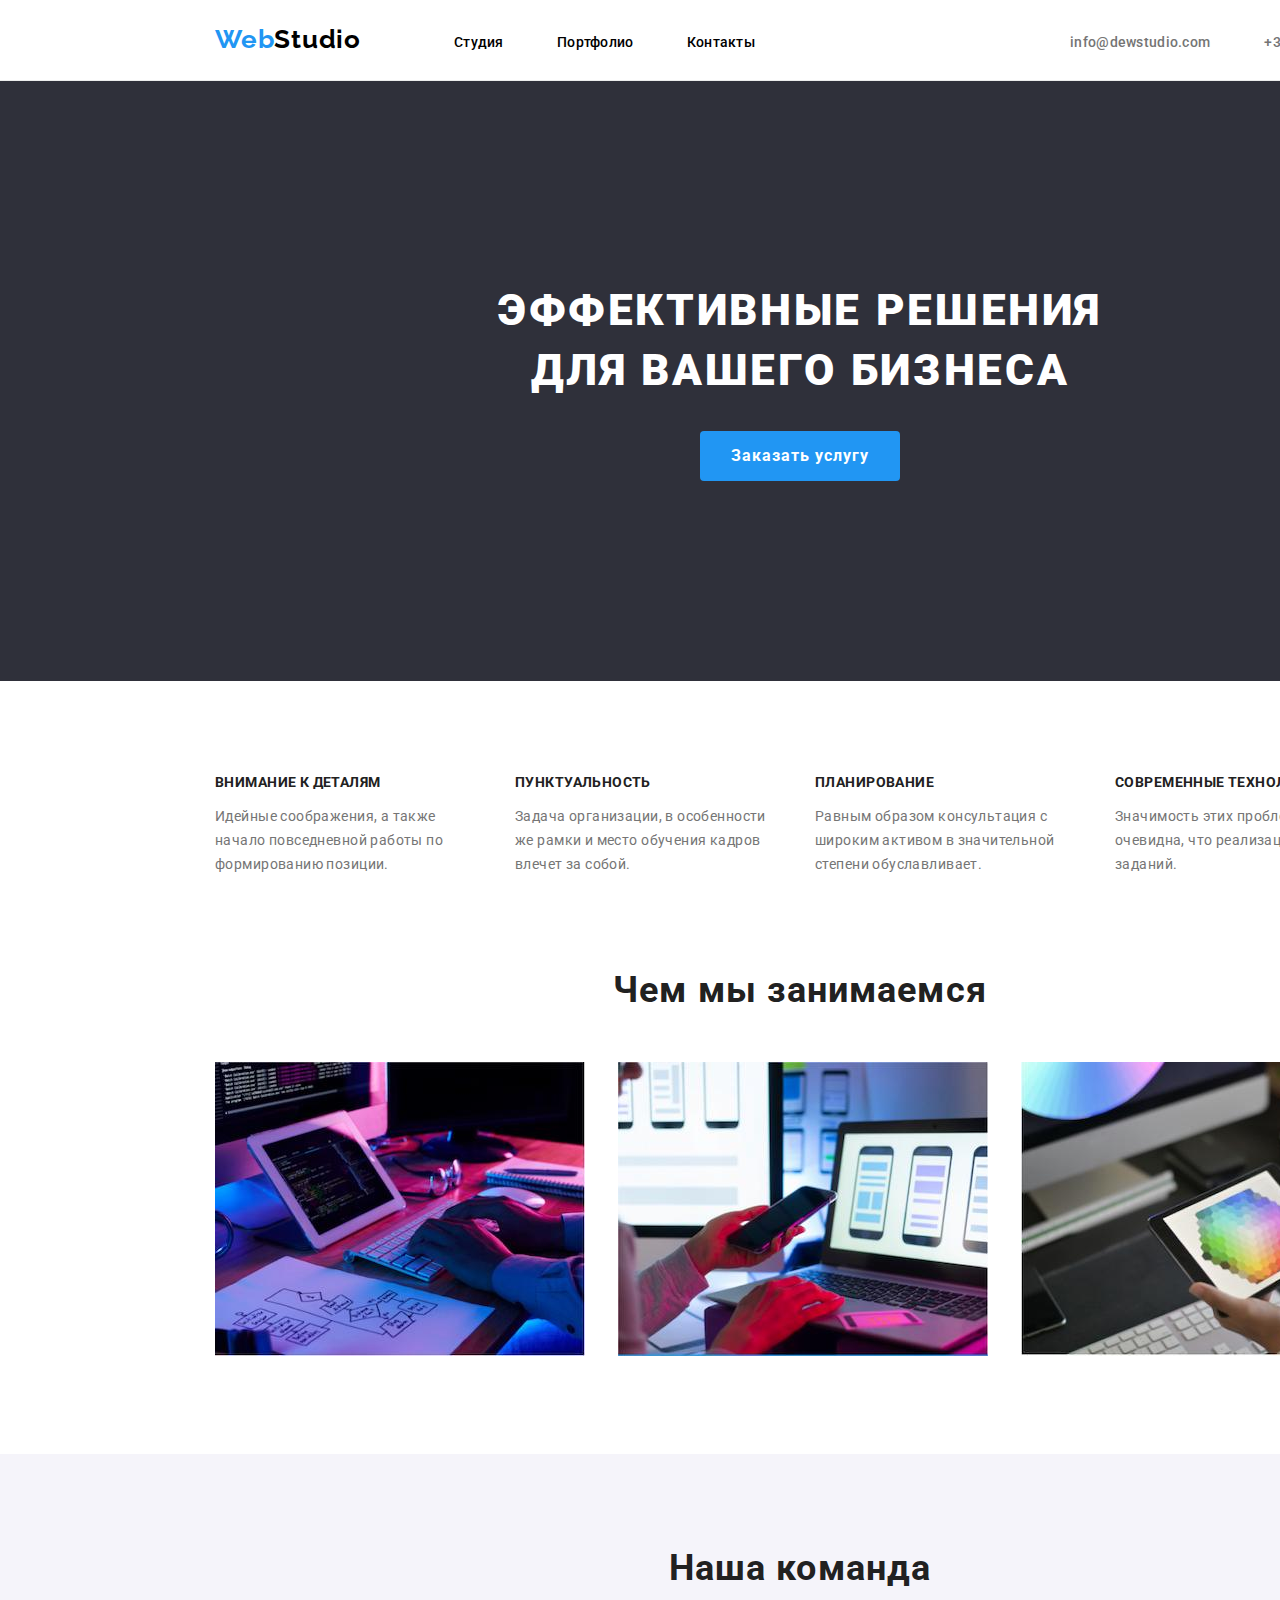
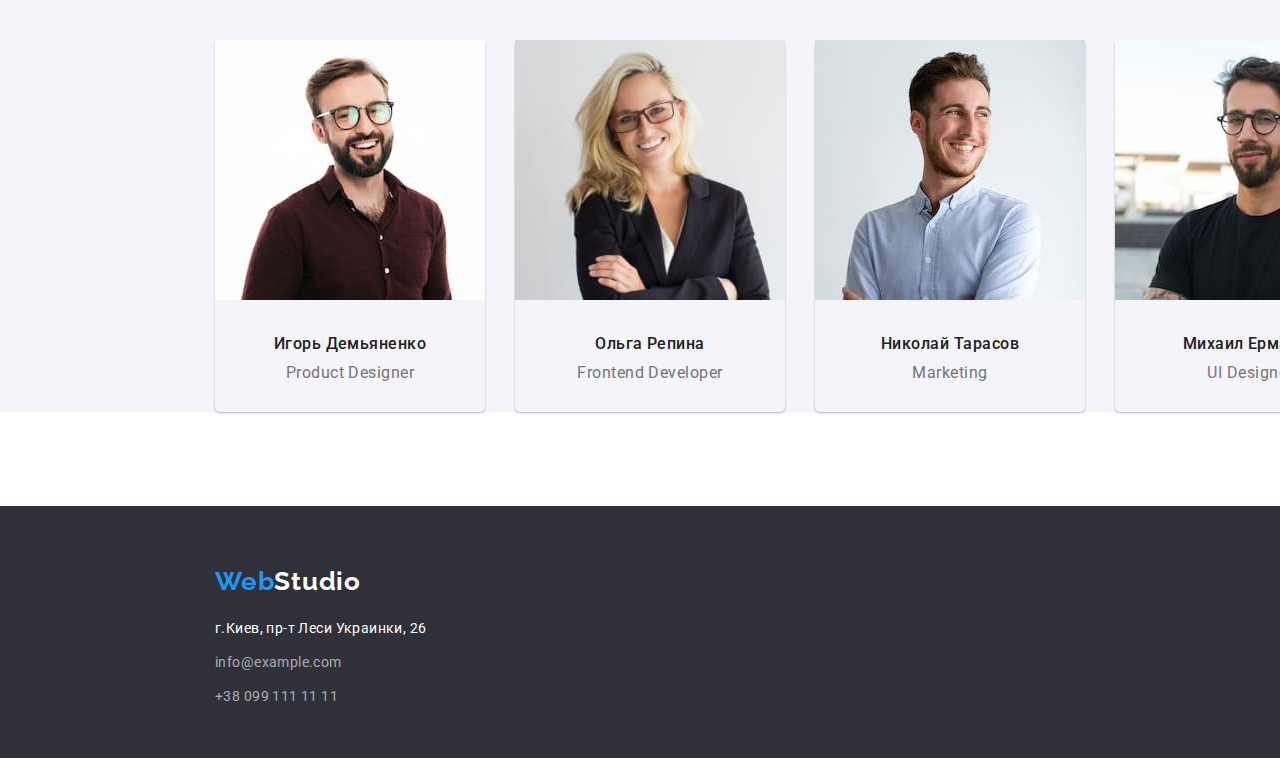
<file: index.html>
<!DOCTYPE html>
<html lang="ru">
  <head>
    <meta charset="UTF-8" />
    <meta http-equiv="X-UA-Compatible" content="IE=edge" />
    <meta name="viewport" content="width=device-width, initial-scale=1.0" />
    <title>WebStudio</title>

    <link rel="preconnect" href="https://fonts.googleapis.com" />
    <link rel="preconnect" href="https://fonts.gstatic.com" crossorigin />
    <link
      href="https://fonts.googleapis.com/css2?family=Raleway:wght@700&family=Roboto:wght@400;500;700;900&display=swap"
      rel="stylesheet"
    />
    <!-- <link
      rel="stylesheet"
      href="https://cdnjs.cloudflare.com/ajax/libs/modern-normalize/1.0.0/modern-normalize.min.css"
    /> -->
    <link rel="stylesheet" href="./css/styles.css" />
  </head>

  <body>
    <header class="header">
      <nav class="header-navigation">
        <a href="./" class="logo"><span class="blue">Web</span>Studio</a>
        <ul class="header-list">
          <li class="header-item">
            <a href="./" class="header-link">Студия</a>
          </li>
          <li class="header-item">
            <a href="./portfolio.html" class="header-link">Портфолио</a>
          </li>
          <li class="header-item">
            <a href="/contact/" class="header-link">Контакты</a>
          </li>
        </ul>

        <div class="head-address">
          <a href="mailto:info@dewstudio.com">info@dewstudio.com</a>
          <a href="tel:+380961111111">+38 096 111 11 11</a>
        </div>
      </nav>
      <div class="header-content">
        <h1 class="header-title">Эффективные решения для вашего бизнеса</h1>
        <button type="button" class="header-button">Заказать услугу</button>
      </div>
    </header>
    <main class="main">
      <section class="features">
        <ul class="features-list">
          <li class="features-item">
            <h3 class="features-title">Внимание к деталям</h3>
            <p class="features-text">
              Идейные соображения, а также начало повседневной работы по
              формированию позиции.
            </p>
          </li>
          <li class="features-item">
            <h3 class="features-title">Пунктуальность</h3>
            <p class="features-text">
              Задача организации, в особенности же рамки и место обучения кадров
              влечет за собой.
            </p>
          </li>
          <li class="features-item">
            <h3 class="features-title">Планирование</h3>
            <p class="features-text">
              Равным образом консультация с широким активом в значительной
              степени обуславливает.
            </p>
          </li>
          <li class="features-item">
            <h3 class="features-title">Современные технологии</h3>
            <p class="features-text">
              Значимость этих проблем настолько очевидна, что реализация
              плановых заданий.
            </p>
          </li>
        </ul>
      </section>
      <section class="works">
        <h2 class="works-title">Чем мы занимаемся</h2>
        <ul class="works-list">
          <li class="works-item">
            <img
              src="./images/132607.jpg"
              alt="Программист за работой"
              width="370"
            />
          </li>
          <li class="works-item">
            <img
              src="./images/132428.jpg"
              alt="Девушка работает за ноутбуком"
              width="370"
            />
          </li>
          <li class="works-item">
            <img
              src="./images/132641.jpg"
              alt="Смотрит на планшете цветовую палитру"
              width="370"
            />
          </li>
        </ul>
      </section>
      <section class="command">
        <h2 class="command-title">Наша команда</h2>
        <ul class="command-list">
          <li class="command-item">
            <img
              src="./images/img-3.jpg"
              alt="Игорь Демьяненко Продакт Дизайнер"
              width="270"
            />
            <br />
            <h3 class="command-img-title">Игорь Демьяненко</h3>
            <p class="command-text" lang="en">Product Designer</p>
          </li>
          <li class="command-item">
            <img
              src="./images/img-2.jpg"
              alt="Ольга Репина Фронтент Девелопер"
              width="270"
            />
            <br />
            <h3 class="command-img-title">Ольга Репина</h3>
            <p class="command-text" lang="en">Frontend Developer</p>
          </li>
          <li class="command-item">
            <img
              src="./images/img-1.jpg"
              alt="Николай Тарасов Маркетинг"
              width="270"
            />
            <br />
            <h3 class="command-img-title">Николай Тарасов</h3>
            <p class="command-text" lang="en">Marketing</p>
          </li>
          <li class="command-item">
            <img
              src="./images/img.jpg"
              alt="Михаил Ермаков Юай Дизайнер"
              width="270"
            />
            <br />
            <h3 class="command-img-title">Михаил Ермаков</h3>
            <p class="command-text" lang="en">UI Designer</p>
          </li>
        </ul>
      </section>
    </main>
    <footer class="footer">
      <a href="./" class="logo"><span class="blue">Web</span>Studio</a>
      <address class="address">
        <p>г.Киев, пр-т Леси Украинки, 26</p>
        <a class="footer-link" href="mailto:info@dewstudio.com">
          info@example.com
        </a>
        <a class="footer-link" href="tel:+380991111111">+38 099 111 11 11</a>
      </address>
    </footer>
  </body>
</html>
</file>
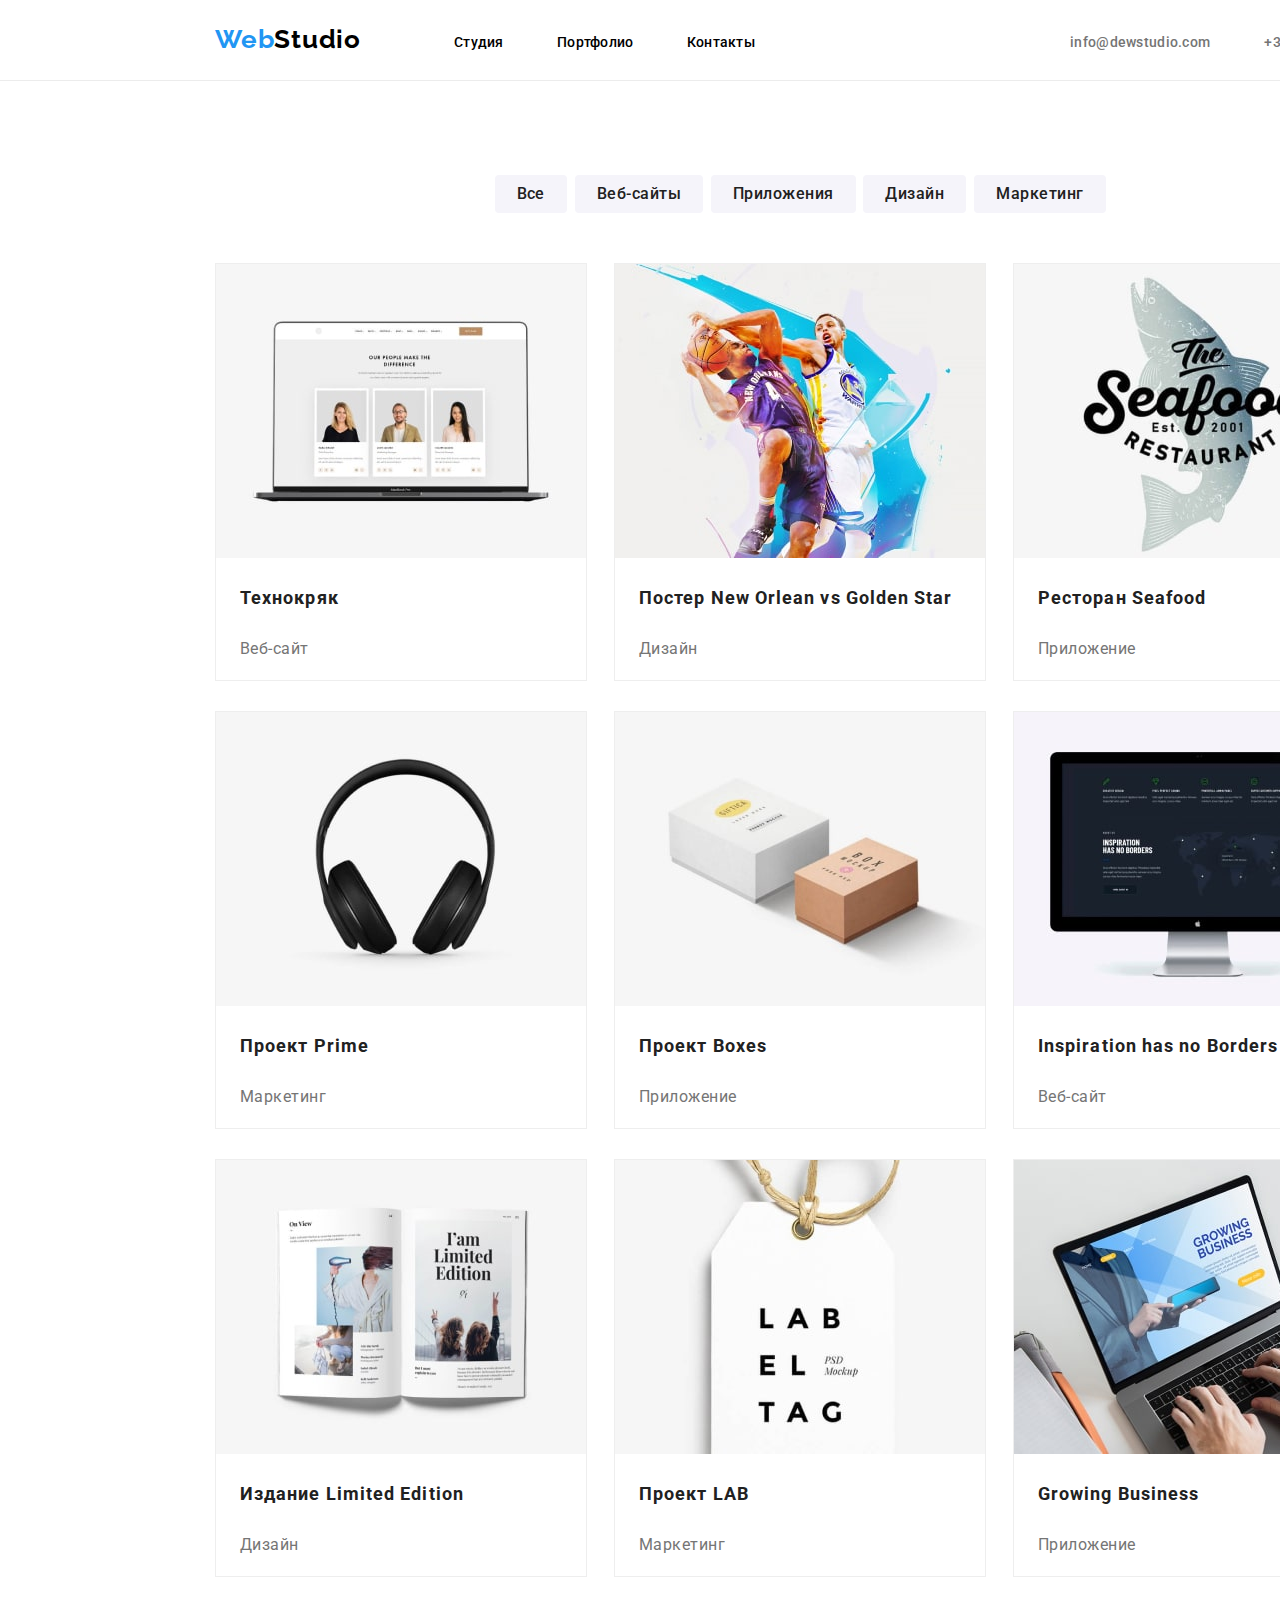
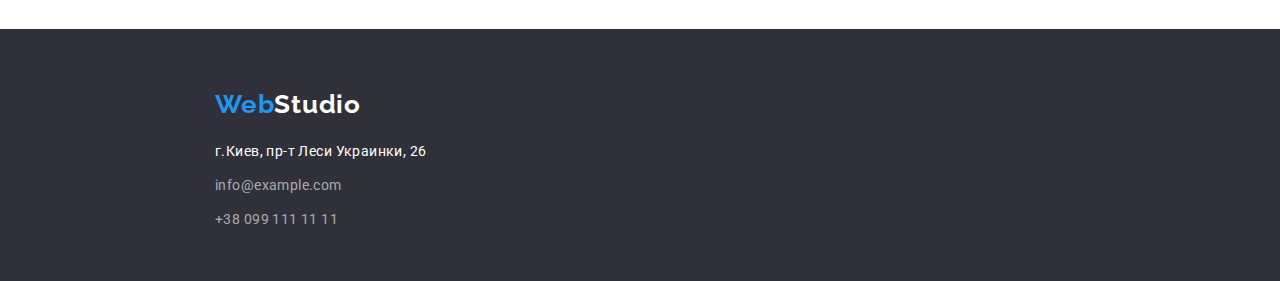
<file: portfolio.html>
<!DOCTYPE html>
<html lang="ru">
  <head>
    <meta charset="UTF-8" />
    <meta http-equiv="X-UA-Compatible" content="IE=edge" />
    <title>Portfolio</title>
    <meta name="viewport" content="width=device-width, initial-scale=1.0" />

    <link rel="preconnect" href="https://fonts.googleapis.com" />
    <link rel="preconnect" href="https://fonts.gstatic.com" crossorigin />
    <link
      href="https://fonts.googleapis.com/css2?family=Raleway:wght@700&family=Roboto:wght@400;500;700;900&display=swap"
      rel="stylesheet"
    />
    <link rel="stylesheet" href="./css/styles.css" />
  </head>
  <body>
    <header class="header">
      <nav class="header-navigation">
        <a href="./" class="logo"><span class="blue">Web</span>Studio</a>
        <ul class="header-list">
          <li class="header-item">
            <a href="./" class="header-link">Студия</a>
          </li>
          <li class="header-item">
            <a href="./portfolio.html" class="header-link">Портфолио</a>
          </li>
          <li class="header-item">
            <a href="/contact/" class="header-link">Контакты</a>
          </li>
        </ul>

        <div class="head-address">
          <a href="mailto:info@dewstudio.com">info@dewstudio.com</a>
          <a href="tel:+380961111111">+38 096 111 11 11</a>
        </div>
      </nav>
    </header>
    <main class="portfolio-main">
      <section class="portfolio">
        <ul class="portfolio-buttons">
          <li class="portfolio-item">
            <button type="button" class="portfolio-button">Все</button>
          </li>
          <li class="portfolio-item">
            <button type="button" class="portfolio-button">Веб-сайты</button>
          </li>
          <li class="portfolio-item">
            <button type="button" class="portfolio-button">Приложения</button>
          </li>
          <li class="portfolio-item">
            <button type="button" class="portfolio-button">Дизайн</button>
          </li>
          <li class="portfolio-item">
            <button type="button" class="portfolio-button">Маркетинг</button>
          </li>
        </ul>
        <!--!Gallery-->
        <ul class="gallery-list">
          <li class="gallery-item">
            <img
              src="./images/portfolio-1.jpg"
              alt="Экран ноутбука с загруженым сайтом"
              width="370"
              class="gallery-image"
            />
            <br />
            <h3 class="gallery-caption">Технокряк</h3>
            <p class="gallery-text">Веб-сайт</p>
          </li>
          <li class="gallery-item">
            <img
              src="./images/portfolio-2.jpg"
              alt="Два спортсмена играют в баскетбол"
              width="370"
              class="gallery-image"
            />
            <br />
            <h3 class="gallery-caption">Постер New Orlean vs Golden Star</h3>
            <p class="gallery-text">Дизайн</p>
          </li>
          <li class="gallery-item">
            <img
              src="./images/portfolio-3.jpg"
              alt="Красивый логотип ресторана"
              width="370"
              class="gallery-image"
            />
            <br />
            <h3 class="gallery-caption">Ресторан Seafood</h3>
            <p class="gallery-text">Приложение</p>
          </li>
          <li class="gallery-item">
            <img
              src="./images/portfolio-4.jpg"
              alt="Изображение наушников"
              width="370"
              class="gallery-image"
            />
            <br />
            <h3 class="gallery-caption">Проект Prime</h3>
            <p class="gallery-text">Маркетинг</p>
          </li>
          <li class="gallery-item">
            <img
              src="./images/portfolio-5.jpg"
              alt="Две коробки"
              width="370"
              class="gallery-image"
            />
            <br />
            <h3 class="gallery-caption">Проект Boxes</h3>
            <p class="gallery-text">Приложение</p>
          </li>
          <li class="gallery-item">
            <img
              src="./images/portfolio-6.jpg"
              alt="Экран монитора"
              width="370"
              class="gallery-image"
            />
            <br />
            <h3 class="gallery-caption">Inspiration has no Borders</h3>
            <p class="gallery-text">Веб-сайт</p>
          </li>
          <li class="gallery-item">
            <img
              src="./images/portfolio-7.jpg"
              alt="Раскрытая книга"
              width="370"
              class="gallery-image"
            />
            <br />
            <h3 class="gallery-caption">Издание Limited Edition</h3>
            <p class="gallery-text">Дизайн</p>
          </li>
          <li class="gallery-item">
            <img
              src="./images/portfolio-8.jpg"
              alt="Изображение бирки на веревке"
              width="370"
              class="gallery-image"
            />
            <br />
            <h3 class="gallery-caption">Проект LAB</h3>
            <p class="gallery-text">Маркетинг</p>
          </li>
          <li class="gallery-item">
            <img
              src="./images/portfolio-9.jpg"
              alt="Некто печатает на ноутбуке"
              width="370"
              class="gallery-image"
            />
            <br />
            <h3 class="gallery-caption">Growing Business</h3>
            <p class="gallery-text">Приложение</p>
          </li>
        </ul>
      </section>
    </main>
    <footer class="footer">
      <a href="./" class="logo"><span class="blue">Web</span>Studio</a>
      <address class="address">
        <p>г.Киев, пр-т Леси Украинки, 26</p>
        <a class="footer-link" href="mailto:info@dewstudio.com">
          info@example.com
        </a>
        <a class="footer-link" href="tel:+380991111111">+38 099 111 11 11</a>
      </address>
    </footer>
  </body>
</html>
</file>
<file: css/styles.css>
:root {
  --bg-color: #2f303a;
  --accent-color: #2196f3;
  --text-color: #757575;
  --caption-color: #212121;
  --grey-background: #f5f4fa;
}

/*!
*,
*::before,
*::after {
  box-sizing: border-box;
} */

body {
  font-family: "Roboto", sans-serif;
  width: 1600px;
  margin: auto;
  color: var(--text-color);
  box-shadow: 6px 6px 20px rgba(0, 0, 0, 0.1);
}

/* Section Header */
.blue {
  color: var(--accent-color);
}
.header-navigation {
  display: flex;
  flex-direction: row;
  background-color: #fff;
  margin: auto;
  border-bottom: 1px solid #ececec;
}
.logo {
  font-family: Raleway;
  font-weight: 700;
  font-size: 26px;
  line-height: 1.2;
  margin-left: 215px;
  margin-right: 93px;
  margin-bottom: 25px;
  margin-top: 24px;
  letter-spacing: 0.03em;
  text-decoration: none;
  color: #000000;
}

.header-list {
  margin: 0; /* Обнуляем значение отступов */
  margin-top: 32px;
  padding: 0;
}

.header-item {
  margin-right: 50px; /* Отступ справа */
  display: inline; /* Отображать как строчный элемент */
  font-weight: 500;
  font-size: 14px;
  line-height: 1.2;
  letter-spacing: 0.02em;
}
.header-link {
  text-decoration: none;
  color: #000000;
}
.header-link:hover,
.header-link:focus {
  color: var(--accent-color);
}

.head-address {
  margin-left: auto;
  margin-right: 215px;
  margin-top: 32px;
}
.head-address a {
  text-decoration: none;
  font-weight: 500;
  font-size: 14px;
  line-height: 1.2;
  letter-spacing: 0.02em;
  margin-left: 50px;
  color: var(--text-color);
}

.head-address a:hover,
.head-address a:focus {
  color: var(--accent-color);
}

.header-content {
  padding-top: 200px;
  margin-bottom: 94px;
  width: 1600px;
  height: 400px;
  background: var(--bg-color);
}

.header-title {
  width: 696px;
  margin: 0;
  height: 120px;
  text-align: center;
  margin-left: auto;
  margin-right: auto;
  color: #ffffff;
  font-weight: 900;
  font-size: 44px;
  line-height: 1.36;
  letter-spacing: 0.06em;
  text-transform: uppercase;
}

.header-content button {
  display: block;
  width: 200px;
  height: 50px;
  margin-left: auto;
  margin-right: auto;
  margin-top: 30px;
  border-radius: 4px;
  border: 0px;
  font-family: inherit;
  font-weight: 700;
  font-size: 16px;
  line-height: 1.87;
  letter-spacing: 0.06em;
  background-color: var(--accent-color);
  color: #ffffff;
}
/* END Section of header*/

/*Section Features*/
.features {
  display: flex;
  flex-direction: row;
  width: 1170px;
  margin-left: auto;
  margin-right: auto;
}

.features-list {
  display: flex;
  flex-direction: row;
  margin: 0; /* Обнуляем значение отступов */
  padding: 0;
}

.features-item {
  width: 270px;
  height: 101px;
  display: inline; /* Отображать как строчный элемент */
  margin-right: 30px;
}

.features-title {
  font-weight: 700;
  font-size: 14px;
  line-height: 1.14;
  letter-spacing: 0.03em;
  text-transform: uppercase;
  color: var(--caption-color);
  margin: 0;
}

.features-text {
  font-size: 14px;
  line-height: 1.71;
  letter-spacing: 0.03em;
  /* color: var(--text-color); */
}
/*Section Works*/
.works {
  margin-top: 94px;
  width: 1170px;
  margin-left: auto;
  margin-right: auto;
  padding: 0;
}
.works-title {
  display: block;
  font-weight: 700;
  font-size: 36px;
  line-height: 1.16;
  text-align: center;
  letter-spacing: 0.03em;
  color: var(--caption-color);
}

.works-list {
  display: flex;
  flex-direction: row;
  padding: 0;
  margin-top: 50px;
}

.works-item {
  list-style-type: none;
  margin-right: 33px;
  font-weight: 500;
  font-size: 14px;
  line-height: 1.14;
  letter-spacing: 0.02em;
}
/*Section Command*/
.command {
  margin-top: 94px;
  width: 1600px;
  padding: 0;
  padding-top: 94px;
  background-color: var(--grey-background);
}

.command-title {
  margin: 0;
  display: block;
  text-align: center;
  font-weight: 700;
  font-size: 36px;
  line-height: 1.16;
  text-align: center;
  letter-spacing: 0.03em;
  color: var(--caption-color);
}

.command-list {
  width: 1170px;
  display: flex;
  flex-direction: row;
  padding: 0;
  margin-top: 50px;
  margin-left: auto;
  margin-right: auto;
}

.command-item {
  list-style-type: none;
  text-align: center;
  margin-right: 30px;
  border-radius: 5px;
  box-shadow: 0 1px 2px rgba(34, 32, 32, 0.342);
}

.command-img-title {
  margin-top: 30px;
  margin-bottom: 10px;
  font-weight: 500;
  font-size: 16px;
  line-height: 1.187;
  text-align: center;
  letter-spacing: 0.03em;
  color: var(--caption-color);
}
.command-text {
  font-size: 16px;
  line-height: 1.187;
  text-align: center;
  letter-spacing: 0.03em;
  margin-top: 0%;
  margin-bottom: 30px;
}
/*Footer*/
.footer {
  margin-top: 94px;
  width: 1600px;
  height: 192px;
  background-color: var(--bg-color);
  padding-top: 60px;
}

.footer a.logo {
  color: #ffffff;
  margin-top: 0;
  margin-bottom: 0;
}
.address {
  display: block;
  margin-left: 215px;
  margin-bottom: 60px;
  font-style: normal;
  font-size: 14px;
  line-height: 1.71;
  letter-spacing: 0.03em;
  color: #ffffff;
}
.address p {
  padding: 0;
  margin: 0;
  margin-top: 20px;
  margin-bottom: 10px;
}
.footer-link {
  display: block;
  color: rgba(255, 255, 255, 0.6);
  margin-bottom: 10px;
  text-decoration: none;
}
.footer-link:hover,
.footer-link:focus {
  color: var(--accent-color);
}

/*Stranica Portfolio*/

.portfolio {
  width: 1170px;
  height: 1360px;
  margin-top: 94px;
  margin-left: auto;
  margin-right: auto;
}
.portfolio-buttons {
  padding: 0;
  display: flex;
  flex-direction: row;
  justify-content: space-between;
  margin: 0 auto;
  width: 611px;
  height: 54px;
  margin-bottom: 34px;
}
.portfolio-buttons li {
  list-style-type: none;
  /* text-align: center; */
  /* margin-right: 8px; */
}
.portfolio-button {
  padding: 6px 22px;
  display: block;
  font-family: inherit;
  font-weight: 500;
  font-size: 16px;
  line-height: 1.625;
  text-align: center;
  letter-spacing: 0.03em;
  height: 38px;
  border: 0px;
  border-radius: 4px;
  color: var(--caption-color);
  background-color: var(--grey-background);
}

.portfolio-button:hover,
.portfolio-button:focus {
  color: #ffffff;
  background-color: var(--accent-color);
  box-shadow: 0px 3px 2px rgba(0, 0, 0, 0.3);
}

.gallery-list {
  padding: 0;
  width: 1170px;
  display: flex;
  flex-direction: row;
  justify-content: space-between;
  flex-wrap: wrap;
}
.gallery-item {
  margin-bottom: 30px;
  list-style-type: none;
  border: 1px solid #eeeeee;
}
/* .gallery-image {
  width: 370px;
} */

.gallery-caption {
  margin-left: 24px;
  font-weight: 700;
  font-size: 18px;
  line-height: 2;
  letter-spacing: 0.06em;
  color: var(--caption-color);
}

.gallery-text {
  margin-left: 24px;
  font-size: 16px;
  line-height: 1.875;
  letter-spacing: 0.03em;
}
</file>
